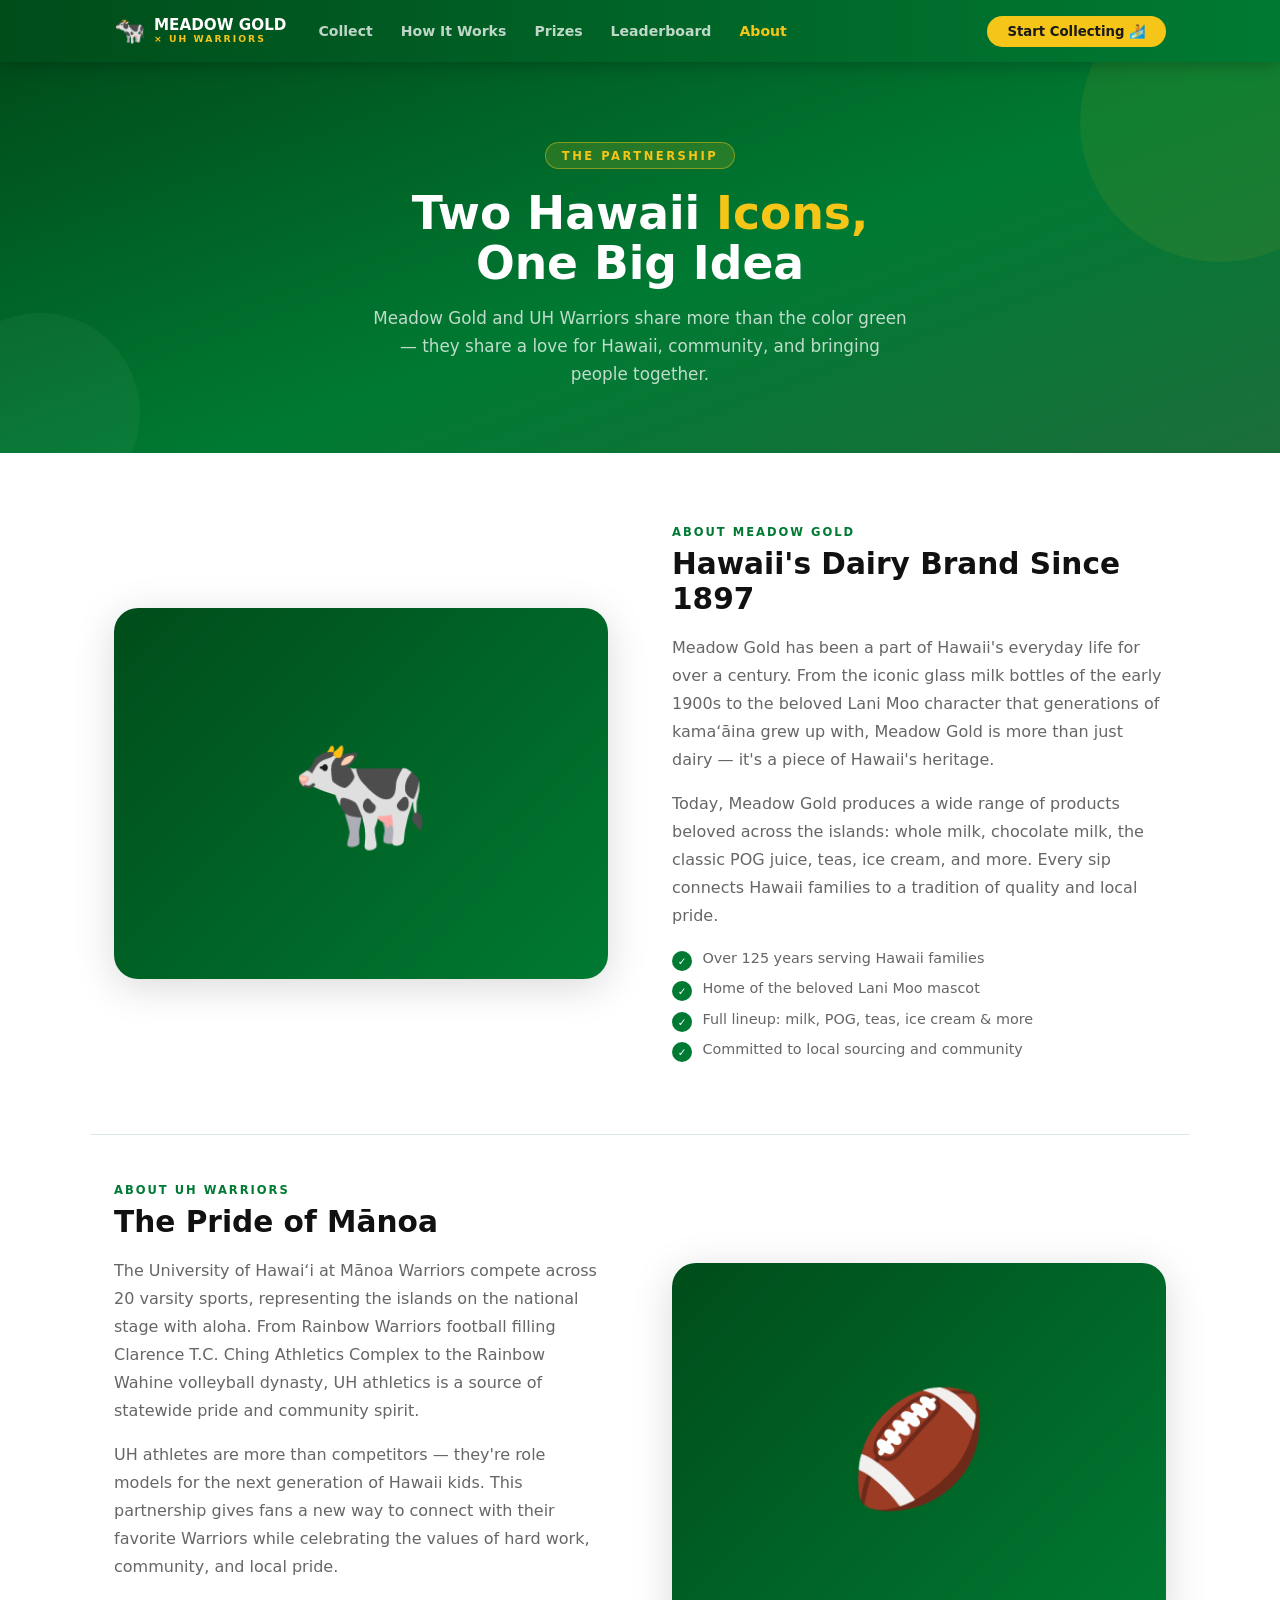
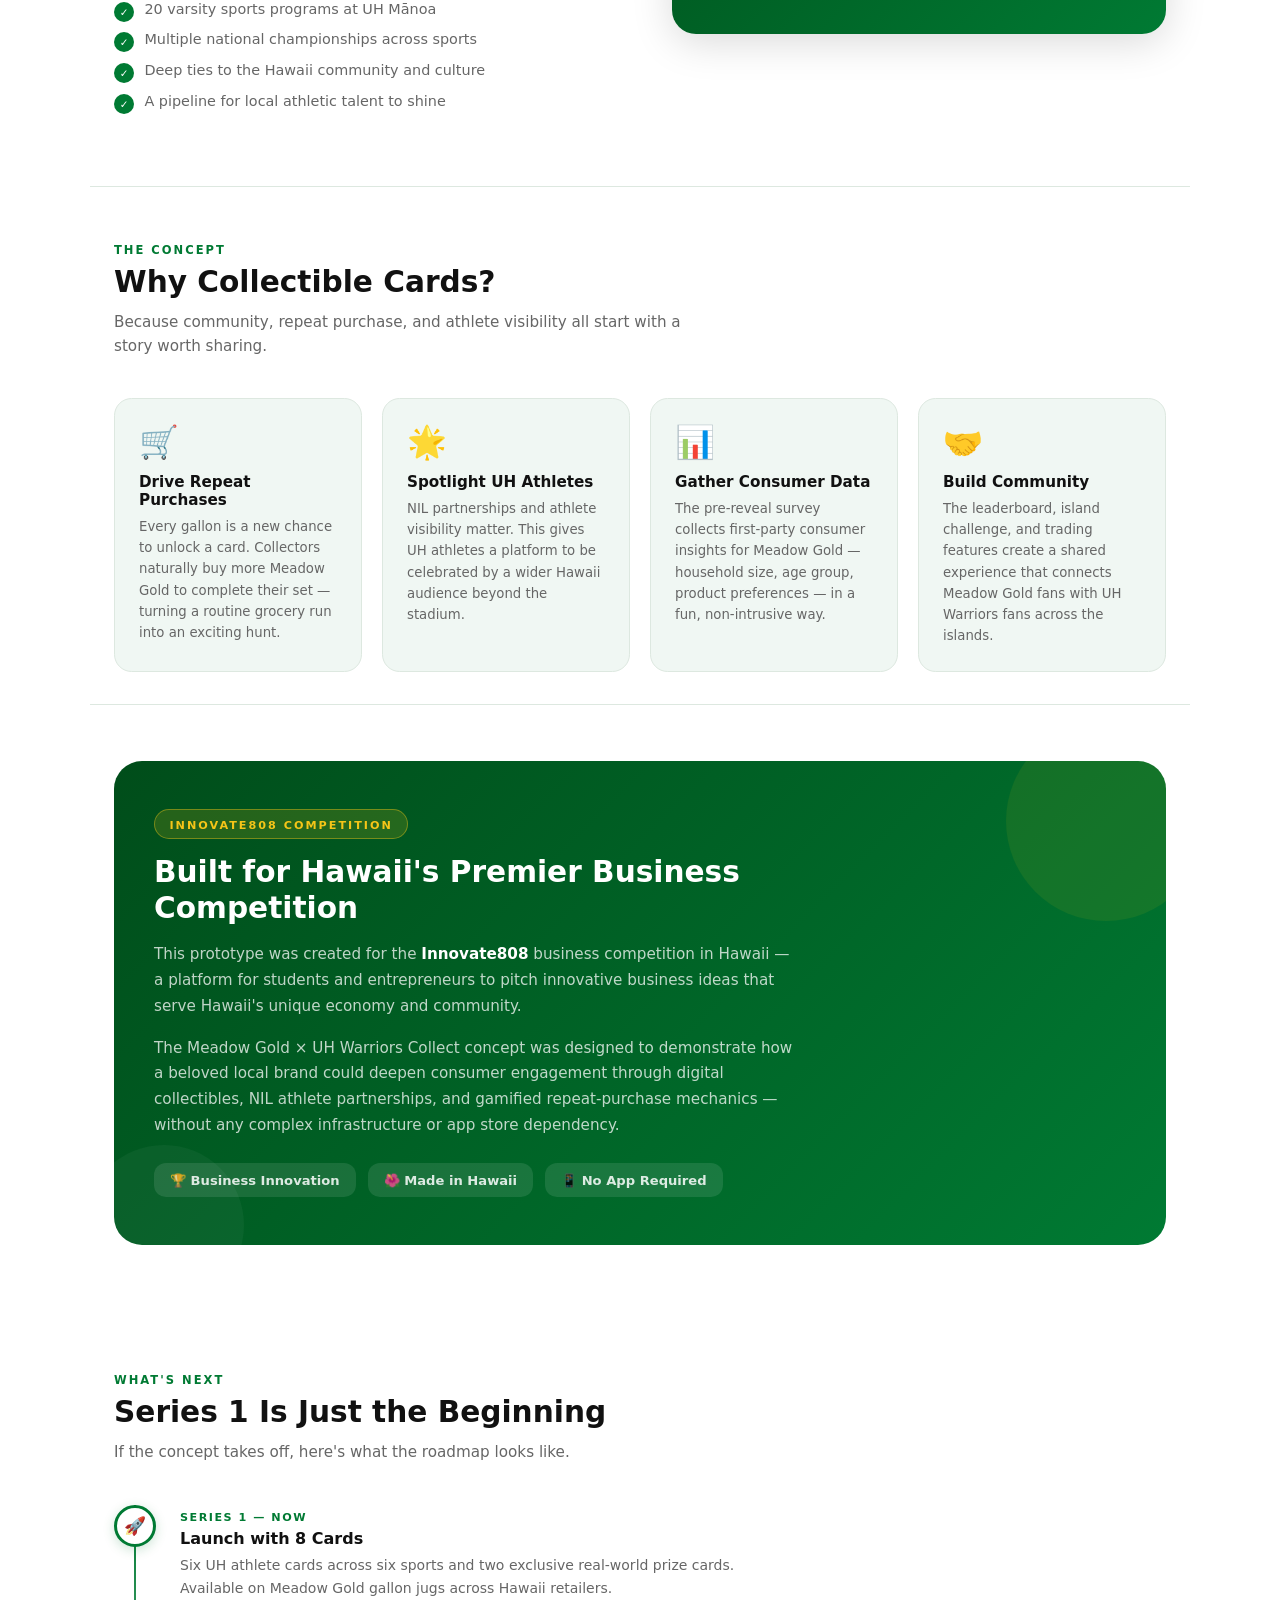
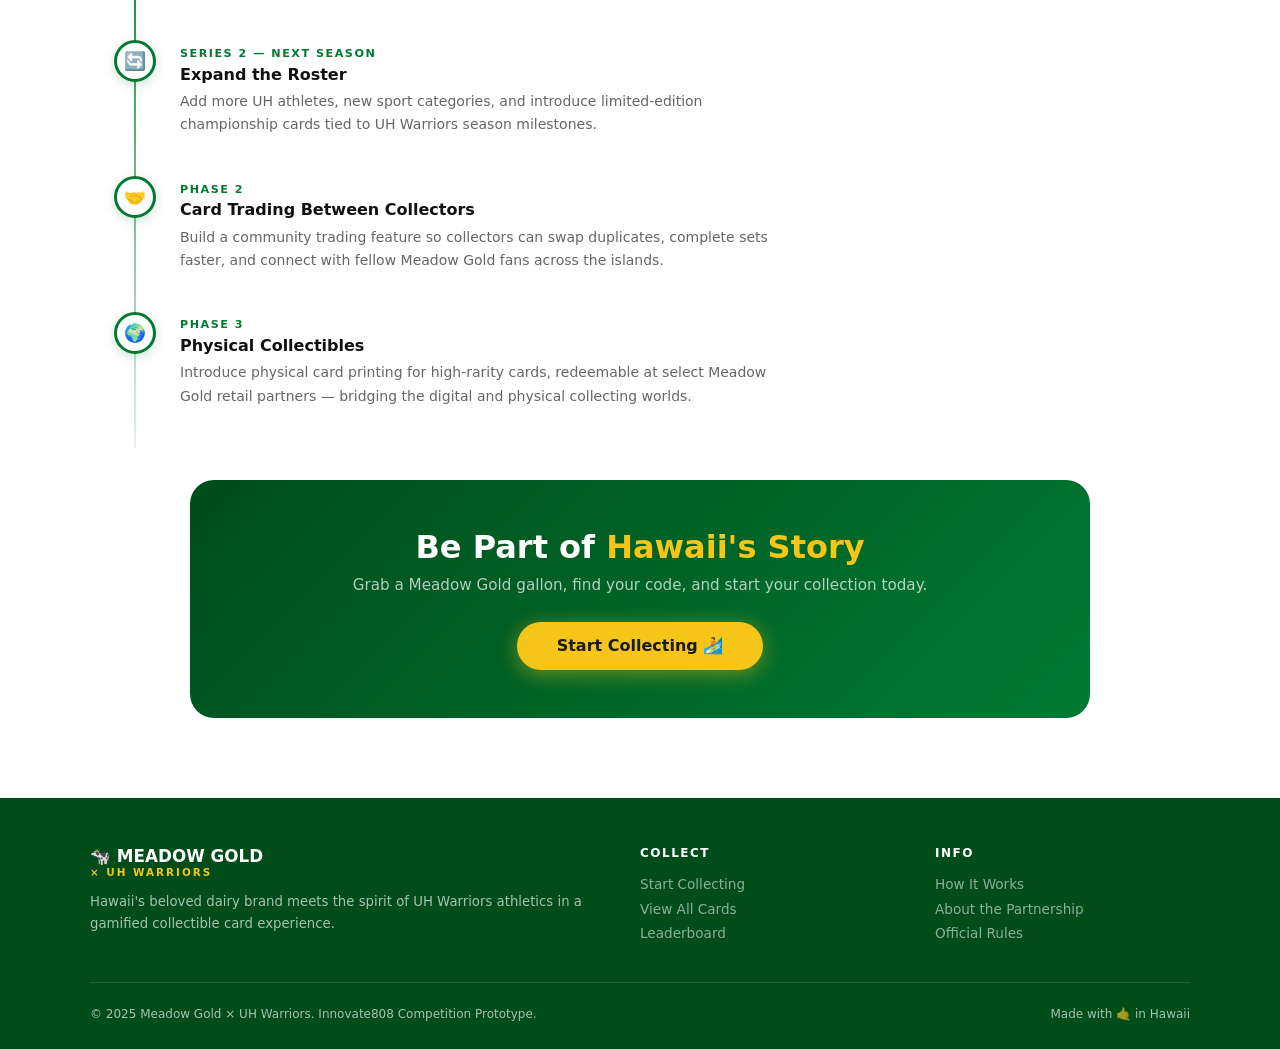
<file: about.html>
<!DOCTYPE html>
<html lang="en">
<head>
  <meta charset="UTF-8"/>
  <meta name="viewport" content="width=device-width, initial-scale=1.0"/>
  <title>About — Meadow Gold × UH Warriors</title>
  <link rel="stylesheet" href="css/styles.css"/>
  <style>
    .about-section {
      padding: 4.5rem 1.5rem;
      max-width: 1100px;
      margin: 0 auto;
    }

    .timeline {
      display: flex;
      flex-direction: column;
      gap: 0;
      position: relative;
      max-width: 680px;
    }

    .timeline::before {
      content: '';
      position: absolute;
      left: 20px;
      top: 0; bottom: 0;
      width: 2px;
      background: linear-gradient(180deg, var(--green), rgba(0,122,51,0.1));
    }

    .timeline-item {
      display: flex;
      gap: 1.5rem;
      align-items: flex-start;
      padding-bottom: 2.5rem;
    }

    .tl-dot {
      width: 42px;
      height: 42px;
      background: white;
      border: 3px solid var(--green);
      border-radius: 50%;
      display: flex;
      align-items: center;
      justify-content: center;
      font-size: 1.1rem;
      flex-shrink: 0;
      box-shadow: 0 3px 12px rgba(0,122,51,0.2);
      z-index: 1;
    }

    .tl-content {
      padding-top: 0.4rem;
    }

    .tl-year {
      font-size: 0.7rem;
      font-weight: 800;
      letter-spacing: 1.5px;
      color: var(--green);
      margin-bottom: 0.3rem;
    }

    .tl-title {
      font-weight: 900;
      font-size: 1rem;
      color: var(--text);
      margin-bottom: 0.4rem;
    }

    .tl-desc {
      color: var(--muted);
      font-size: 0.875rem;
      line-height: 1.65;
    }

    .team-grid {
      display: grid;
      grid-template-columns: repeat(auto-fill, minmax(240px, 1fr));
      gap: 1.5rem;
    }

    .team-card {
      background: white;
      border: 1px solid var(--border);
      border-radius: 1.25rem;
      padding: 1.75rem 1.5rem;
      text-align: center;
      box-shadow: 0 4px 20px rgba(0,100,40,0.07);
      transition: transform 0.2s, box-shadow 0.2s;
    }

    .team-card:hover {
      transform: translateY(-4px);
      box-shadow: 0 10px 32px rgba(0,100,40,0.13);
    }

    .team-avatar {
      width: 64px;
      height: 64px;
      border-radius: 50%;
      margin: 0 auto 1rem;
      display: flex;
      align-items: center;
      justify-content: center;
      font-size: 2rem;
    }

    .team-name  { font-weight: 800; font-size: 0.95rem; color: var(--text); margin-bottom: 0.2rem; }
    .team-role  { font-size: 0.75rem; font-weight: 700; color: var(--green); letter-spacing: 1px; margin-bottom: 0.5rem; }
    .team-desc  { font-size: 0.82rem; color: var(--muted); line-height: 1.55; }

    .value-grid {
      display: grid;
      grid-template-columns: repeat(auto-fill, minmax(220px, 1fr));
      gap: 1.25rem;
    }

    .value-card {
      background: var(--light-green);
      border: 1px solid var(--border);
      border-radius: 1.1rem;
      padding: 1.5rem;
    }

    .value-icon  { font-size: 2rem; margin-bottom: 0.75rem; display: block; }
    .value-title { font-weight: 800; font-size: 0.95rem; color: var(--text); margin-bottom: 0.4rem; }
    .value-desc  { font-size: 0.83rem; color: var(--muted); line-height: 1.6; }

    @media (max-width: 768px) {
      .about-grid { grid-template-columns: 1fr !important; }
    }
  </style>
</head>
<body>

<!-- NAV -->
<nav class="site-nav">
  <div class="nav-inner">
    <a href="index.html" class="nav-brand">
      <span class="nav-emoji">🐄</span>
      <div class="nav-brand-text">
        <div class="brand-name">MEADOW GOLD</div>
        <div class="brand-sub">× UH WARRIORS</div>
      </div>
    </a>
    <button class="nav-toggle" onclick="document.getElementById('nav-menu').classList.toggle('open')" aria-label="Menu">
      <svg width="22" height="22" viewBox="0 0 24 24" fill="none" stroke="white" stroke-width="2.5" stroke-linecap="round">
        <line x1="3" y1="6" x2="21" y2="6"/>
        <line x1="3" y1="12" x2="21" y2="12"/>
        <line x1="3" y1="18" x2="21" y2="18"/>
      </svg>
    </button>
    <div class="nav-links" id="nav-menu">
      <a href="index.html">Collect</a>
      <a href="how-it-works.html">How It Works</a>
      <a href="prizes.html">Prizes</a>
      <a href="leaderboard.html">Leaderboard</a>
      <a href="about.html" class="active">About</a>
    </div>
    <a href="index.html" class="nav-cta">Start Collecting 🏄</a>
  </div>
</nav>

<!-- HERO -->
<section class="page-hero">
  <div class="eyebrow">THE PARTNERSHIP</div>
  <h1>Two Hawaii <span>Icons,</span><br/>One Big Idea</h1>
  <p>Meadow Gold and UH Warriors share more than the color green — they share a love for Hawaii, community, and bringing people together.</p>
</section>

<!-- PARTNERSHIP STORY -->
<div class="about-section">
  <div style="display: grid; grid-template-columns: 1fr 1fr; gap: 4rem; align-items: center;" class="about-grid">
    <div class="about-img-block">🐄</div>
    <div class="about-text">
      <div class="section-label">ABOUT MEADOW GOLD</div>
      <h2>Hawaii's Dairy Brand Since 1897</h2>
      <p>Meadow Gold has been a part of Hawaii's everyday life for over a century. From the iconic glass milk bottles of the early 1900s to the beloved Lani Moo character that generations of kamaʻāina grew up with, Meadow Gold is more than just dairy — it's a piece of Hawaii's heritage.</p>
      <p>Today, Meadow Gold produces a wide range of products beloved across the islands: whole milk, chocolate milk, the classic POG juice, teas, ice cream, and more. Every sip connects Hawaii families to a tradition of quality and local pride.</p>
      <ul class="highlight-list">
        <li>Over 125 years serving Hawaii families</li>
        <li>Home of the beloved Lani Moo mascot</li>
        <li>Full lineup: milk, POG, teas, ice cream & more</li>
        <li>Committed to local sourcing and community</li>
      </ul>
    </div>
  </div>
</div>

<hr class="section-divider"/>

<div class="about-section" style="padding-top: 3rem;">
  <div style="display: grid; grid-template-columns: 1fr 1fr; gap: 4rem; align-items: center; direction: rtl;" class="about-grid">
    <div class="about-img-block" style="direction: ltr;">🏈</div>
    <div class="about-text" style="direction: ltr;">
      <div class="section-label">ABOUT UH WARRIORS</div>
      <h2>The Pride of Mānoa</h2>
      <p>The University of Hawaiʻi at Mānoa Warriors compete across 20 varsity sports, representing the islands on the national stage with aloha. From Rainbow Warriors football filling Clarence T.C. Ching Athletics Complex to the Rainbow Wahine volleyball dynasty, UH athletics is a source of statewide pride and community spirit.</p>
      <p>UH athletes are more than competitors — they're role models for the next generation of Hawaii kids. This partnership gives fans a new way to connect with their favorite Warriors while celebrating the values of hard work, community, and local pride.</p>
      <ul class="highlight-list">
        <li>20 varsity sports programs at UH Mānoa</li>
        <li>Multiple national championships across sports</li>
        <li>Deep ties to the Hawaii community and culture</li>
        <li>A pipeline for local athletic talent to shine</li>
      </ul>
    </div>
  </div>
</div>

<hr class="section-divider"/>

<!-- THE IDEA -->
<div class="about-section" style="padding-top: 3.5rem; padding-bottom: 2rem;">
  <div style="max-width: 700px;">
    <div class="section-label">THE CONCEPT</div>
    <h2 class="section-title">Why Collectible Cards?</h2>
    <p class="section-sub">Because community, repeat purchase, and athlete visibility all start with a story worth sharing.</p>
  </div>

  <div class="value-grid">
    <div class="value-card">
      <span class="value-icon">🛒</span>
      <div class="value-title">Drive Repeat Purchases</div>
      <p class="value-desc">Every gallon is a new chance to unlock a card. Collectors naturally buy more Meadow Gold to complete their set — turning a routine grocery run into an exciting hunt.</p>
    </div>
    <div class="value-card">
      <span class="value-icon">🌟</span>
      <div class="value-title">Spotlight UH Athletes</div>
      <p class="value-desc">NIL partnerships and athlete visibility matter. This gives UH athletes a platform to be celebrated by a wider Hawaii audience beyond the stadium.</p>
    </div>
    <div class="value-card">
      <span class="value-icon">📊</span>
      <div class="value-title">Gather Consumer Data</div>
      <p class="value-desc">The pre-reveal survey collects first-party consumer insights for Meadow Gold — household size, age group, product preferences — in a fun, non-intrusive way.</p>
    </div>
    <div class="value-card">
      <span class="value-icon">🤝</span>
      <div class="value-title">Build Community</div>
      <p class="value-desc">The leaderboard, island challenge, and trading features create a shared experience that connects Meadow Gold fans with UH Warriors fans across the islands.</p>
    </div>
  </div>
</div>

<hr class="section-divider"/>

<!-- INNOVATE808 -->
<div class="about-section" style="padding-top: 3.5rem;">
  <div style="background: linear-gradient(135deg, #004d1a, #007A33); border-radius: 1.75rem; padding: 3rem 2.5rem; color: white; position: relative; overflow: hidden;">
    <div style="position: absolute; top: -40px; right: -40px; width: 200px; height: 200px; border-radius: 50%; background: rgba(245,197,24,0.08);"></div>
    <div style="position: absolute; bottom: -60px; left: -30px; width: 160px; height: 160px; border-radius: 50%; background: rgba(255,255,255,0.04);"></div>
    <div style="position: relative; max-width: 640px;">
      <div style="background: rgba(245,197,24,0.15); border: 1px solid rgba(245,197,24,0.4); border-radius: 2rem; padding: 0.3rem 0.9rem; display: inline-block; margin-bottom: 1rem;">
        <span style="color: #F5C518; font-size: 0.7rem; font-weight: 800; letter-spacing: 2px;">INNOVATE808 COMPETITION</span>
      </div>
      <h2 style="font-size: 1.85rem; font-weight: 900; line-height: 1.2; margin-bottom: 1rem;">Built for Hawaii's Premier Business Competition</h2>
      <p style="color: rgba(255,255,255,0.75); font-size: 0.95rem; line-height: 1.7; margin-bottom: 1rem;">
        This prototype was created for the <strong style="color: white;">Innovate808</strong> business competition in Hawaii — a platform for students and entrepreneurs to pitch innovative business ideas that serve Hawaii's unique economy and community.
      </p>
      <p style="color: rgba(255,255,255,0.75); font-size: 0.95rem; line-height: 1.7; margin-bottom: 1.5rem;">
        The Meadow Gold × UH Warriors Collect concept was designed to demonstrate how a beloved local brand could deepen consumer engagement through digital collectibles, NIL athlete partnerships, and gamified repeat-purchase mechanics — without any complex infrastructure or app store dependency.
      </p>
      <div style="display: flex; gap: 0.75rem; flex-wrap: wrap;">
        <div style="background: rgba(255,255,255,0.1); border-radius: 0.75rem; padding: 0.6rem 1rem; font-size: 0.82rem; font-weight: 700; color: rgba(255,255,255,0.85);">🏆 Business Innovation</div>
        <div style="background: rgba(255,255,255,0.1); border-radius: 0.75rem; padding: 0.6rem 1rem; font-size: 0.82rem; font-weight: 700; color: rgba(255,255,255,0.85);">🌺 Made in Hawaii</div>
        <div style="background: rgba(255,255,255,0.1); border-radius: 0.75rem; padding: 0.6rem 1rem; font-size: 0.82rem; font-weight: 700; color: rgba(255,255,255,0.85);">📱 No App Required</div>
      </div>
    </div>
  </div>
</div>

<!-- ROADMAP -->
<div class="about-section" style="padding-top: 3.5rem; padding-bottom: 2rem;">
  <div class="section-label">WHAT'S NEXT</div>
  <h2 class="section-title">Series 1 Is Just the Beginning</h2>
  <p class="section-sub">If the concept takes off, here's what the roadmap looks like.</p>

  <div class="timeline">

    <div class="timeline-item">
      <div class="tl-dot">🚀</div>
      <div class="tl-content">
        <div class="tl-year">SERIES 1 — NOW</div>
        <div class="tl-title">Launch with 8 Cards</div>
        <p class="tl-desc">Six UH athlete cards across six sports and two exclusive real-world prize cards. Available on Meadow Gold gallon jugs across Hawaii retailers.</p>
      </div>
    </div>

    <div class="timeline-item">
      <div class="tl-dot">🔄</div>
      <div class="tl-content">
        <div class="tl-year">SERIES 2 — NEXT SEASON</div>
        <div class="tl-title">Expand the Roster</div>
        <p class="tl-desc">Add more UH athletes, new sport categories, and introduce limited-edition championship cards tied to UH Warriors season milestones.</p>
      </div>
    </div>

    <div class="timeline-item">
      <div class="tl-dot">🤝</div>
      <div class="tl-content">
        <div class="tl-year">PHASE 2</div>
        <div class="tl-title">Card Trading Between Collectors</div>
        <p class="tl-desc">Build a community trading feature so collectors can swap duplicates, complete sets faster, and connect with fellow Meadow Gold fans across the islands.</p>
      </div>
    </div>

    <div class="timeline-item">
      <div class="tl-dot">🌍</div>
      <div class="tl-content">
        <div class="tl-year">PHASE 3</div>
        <div class="tl-title">Physical Collectibles</div>
        <p class="tl-desc">Introduce physical card printing for high-rarity cards, redeemable at select Meadow Gold retail partners — bridging the digital and physical collecting worlds.</p>
      </div>
    </div>

  </div>
</div>

<!-- CTA -->
<div class="cta-banner">
  <h2>Be Part of <span>Hawaii's Story</span></h2>
  <p>Grab a Meadow Gold gallon, find your code, and start your collection today.</p>
  <a href="index.html" class="btn-primary">Start Collecting 🏄</a>
</div>

<!-- FOOTER -->
<footer class="site-footer">
  <div class="footer-inner">
    <div class="footer-brand">
      <div class="f-brand-name">🐄 MEADOW GOLD</div>
      <div class="f-brand-sub">× UH WARRIORS</div>
      <p>Hawaii's beloved dairy brand meets the spirit of UH Warriors athletics in a gamified collectible card experience.</p>
    </div>
    <div class="footer-col">
      <h4>COLLECT</h4>
      <a href="index.html">Start Collecting</a>
      <a href="prizes.html">View All Cards</a>
      <a href="leaderboard.html">Leaderboard</a>
    </div>
    <div class="footer-col">
      <h4>INFO</h4>
      <a href="how-it-works.html">How It Works</a>
      <a href="about.html">About the Partnership</a>
      <a href="#">Official Rules</a>
    </div>
  </div>
  <div class="footer-bottom">
    <span>© 2025 Meadow Gold × UH Warriors. Innovate808 Competition Prototype.</span>
    <span>Made with 🤙 in Hawaii</span>
  </div>
</footer>

</body>
</html>
</file>
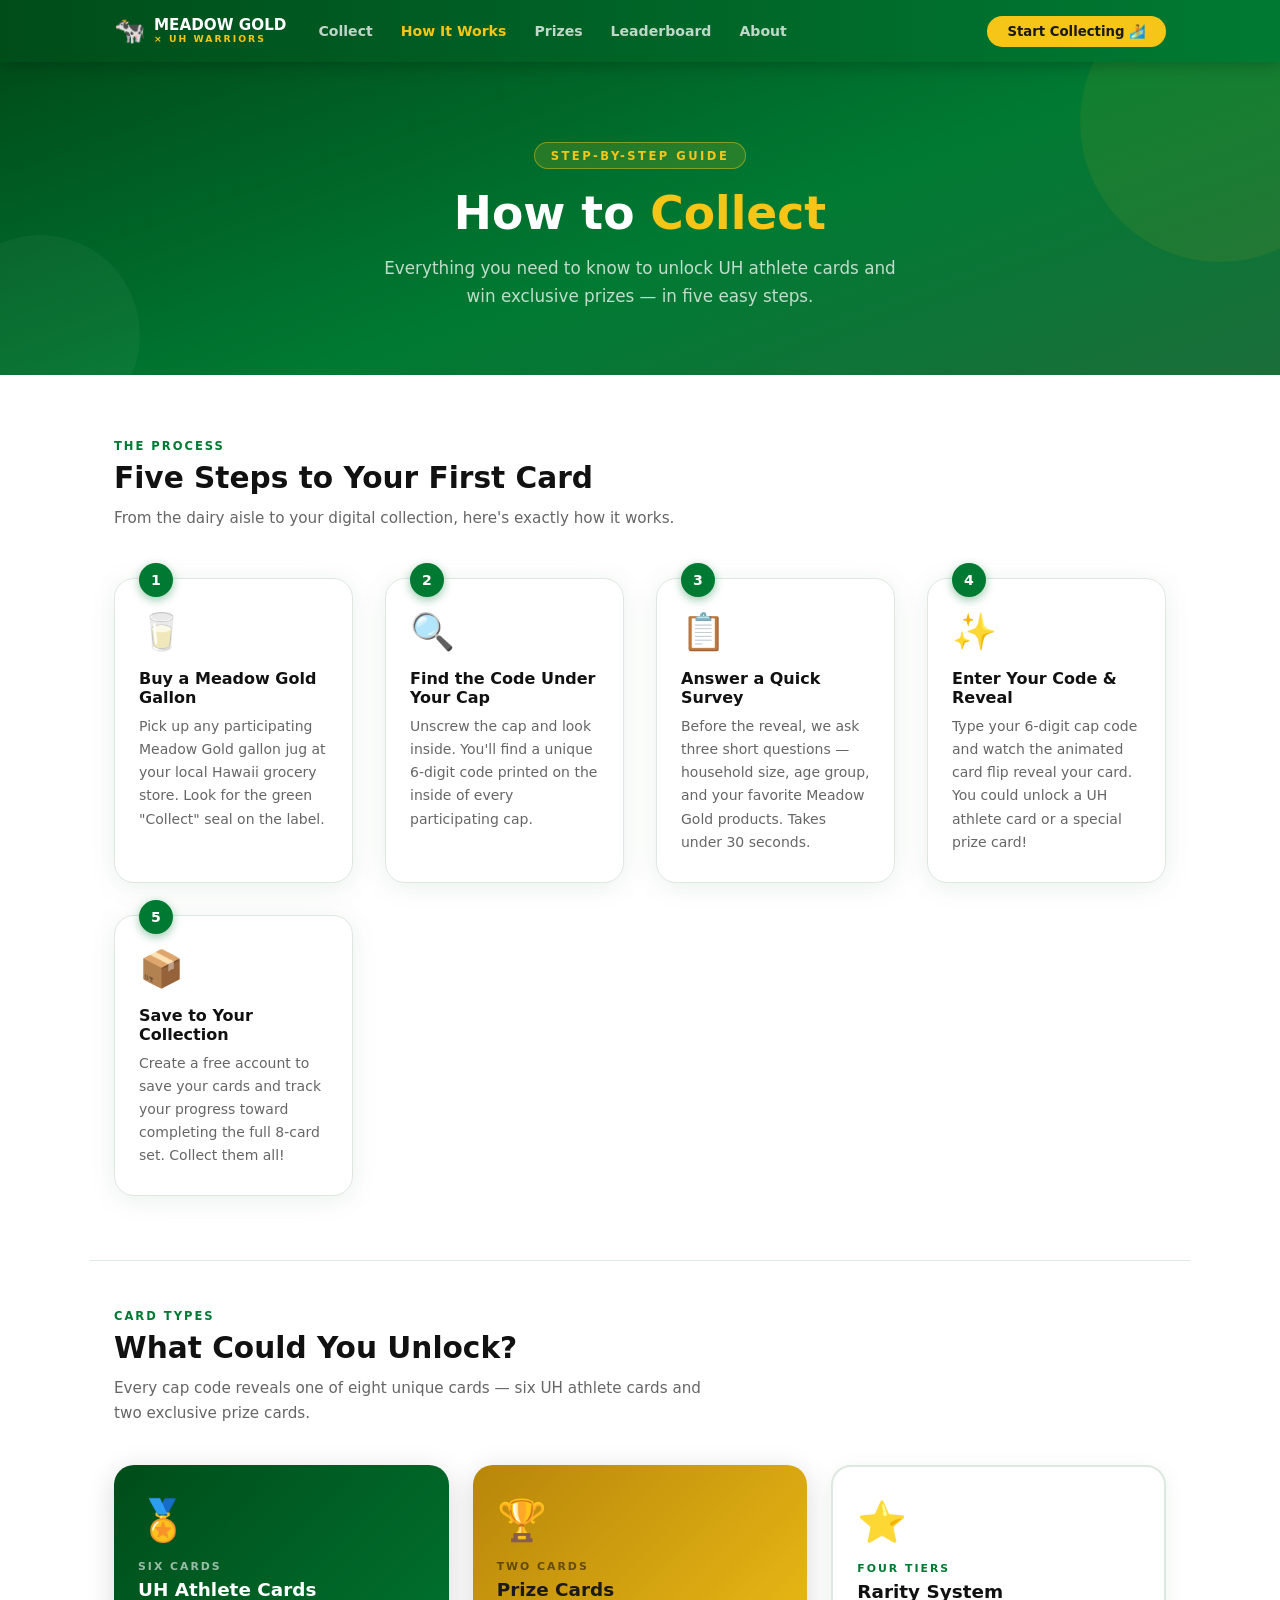
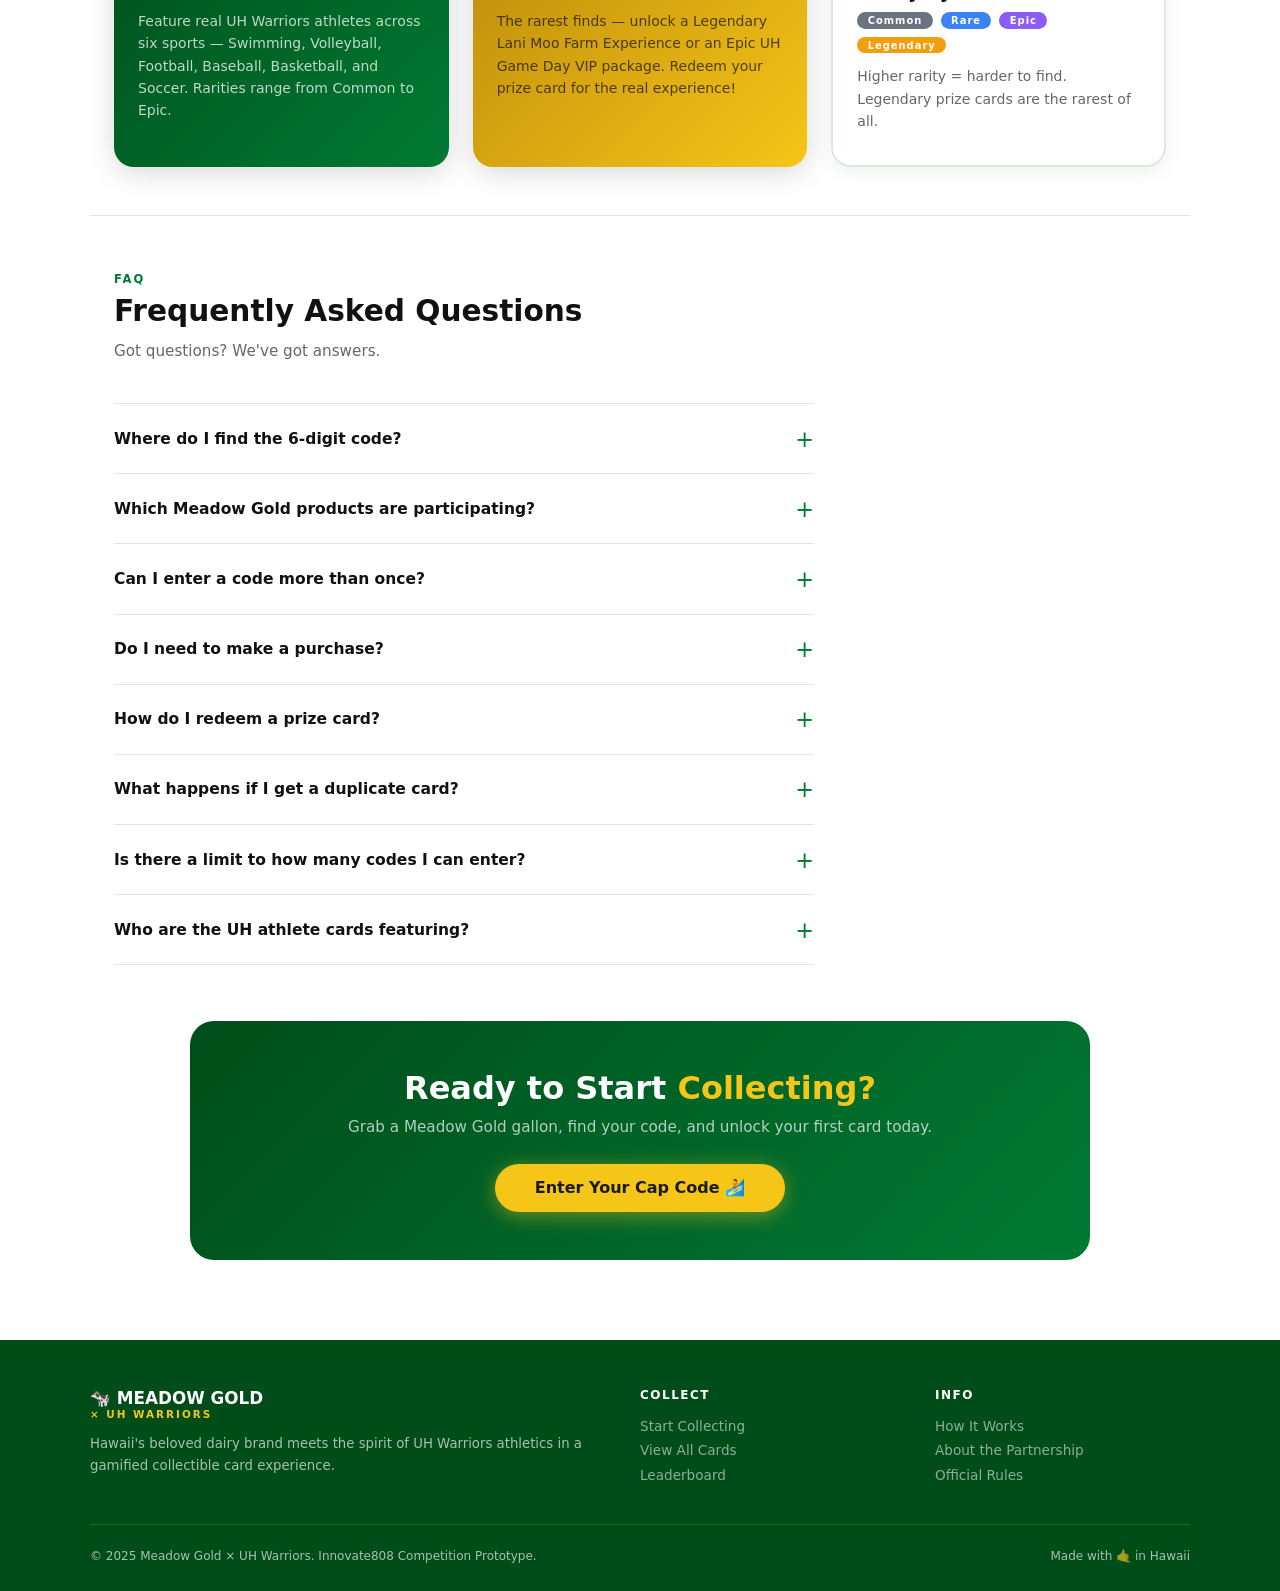
<file: how-it-works.html>
<!DOCTYPE html>
<html lang="en">
<head>
  <meta charset="UTF-8"/>
  <meta name="viewport" content="width=device-width, initial-scale=1.0"/>
  <title>How It Works — Meadow Gold × UH Warriors</title>
  <link rel="stylesheet" href="css/styles.css"/>
</head>
<body>

<!-- NAV -->
<nav class="site-nav">
  <div class="nav-inner">
    <a href="index.html" class="nav-brand">
      <span class="nav-emoji">🐄</span>
      <div class="nav-brand-text">
        <div class="brand-name">MEADOW GOLD</div>
        <div class="brand-sub">× UH WARRIORS</div>
      </div>
    </a>
    <button class="nav-toggle" onclick="document.getElementById('nav-menu').classList.toggle('open')" aria-label="Menu">
      <svg width="22" height="22" viewBox="0 0 24 24" fill="none" stroke="white" stroke-width="2.5" stroke-linecap="round">
        <line x1="3" y1="6" x2="21" y2="6"/>
        <line x1="3" y1="12" x2="21" y2="12"/>
        <line x1="3" y1="18" x2="21" y2="18"/>
      </svg>
    </button>
    <div class="nav-links" id="nav-menu">
      <a href="index.html">Collect</a>
      <a href="how-it-works.html" class="active">How It Works</a>
      <a href="prizes.html">Prizes</a>
      <a href="leaderboard.html">Leaderboard</a>
      <a href="about.html">About</a>
    </div>
    <a href="index.html" class="nav-cta">Start Collecting 🏄</a>
  </div>
</nav>

<!-- HERO -->
<section class="page-hero">
  <div class="eyebrow">STEP-BY-STEP GUIDE</div>
  <h1>How to <span>Collect</span></h1>
  <p>Everything you need to know to unlock UH athlete cards and win exclusive prizes — in five easy steps.</p>
</section>

<!-- STEPS -->
<div class="section">
  <div class="section-label">THE PROCESS</div>
  <h2 class="section-title">Five Steps to Your First Card</h2>
  <p class="section-sub">From the dairy aisle to your digital collection, here's exactly how it works.</p>

  <div class="steps-grid">

    <div class="step-card">
      <span class="step-icon">🥛</span>
      <div class="step-title">Buy a Meadow Gold Gallon</div>
      <p class="step-desc">Pick up any participating Meadow Gold gallon jug at your local Hawaii grocery store. Look for the green "Collect" seal on the label.</p>
    </div>

    <div class="step-card">
      <span class="step-icon">🔍</span>
      <div class="step-title">Find the Code Under Your Cap</div>
      <p class="step-desc">Unscrew the cap and look inside. You'll find a unique 6-digit code printed on the inside of every participating cap.</p>
    </div>

    <div class="step-card">
      <span class="step-icon">📋</span>
      <div class="step-title">Answer a Quick Survey</div>
      <p class="step-desc">Before the reveal, we ask three short questions — household size, age group, and your favorite Meadow Gold products. Takes under 30 seconds.</p>
    </div>

    <div class="step-card">
      <span class="step-icon">✨</span>
      <div class="step-title">Enter Your Code &amp; Reveal</div>
      <p class="step-desc">Type your 6-digit cap code and watch the animated card flip reveal your card. You could unlock a UH athlete card or a special prize card!</p>
    </div>

    <div class="step-card">
      <span class="step-icon">📦</span>
      <div class="step-title">Save to Your Collection</div>
      <p class="step-desc">Create a free account to save your cards and track your progress toward completing the full 8-card set. Collect them all!</p>
    </div>

  </div>
</div>

<hr class="section-divider"/>

<!-- WHAT'S IN A PACK -->
<div class="section" style="padding-top: 3rem; padding-bottom: 3rem;">
  <div class="section-label">CARD TYPES</div>
  <h2 class="section-title">What Could You Unlock?</h2>
  <p class="section-sub">Every cap code reveals one of eight unique cards — six UH athlete cards and two exclusive prize cards.</p>

  <div style="display: grid; grid-template-columns: repeat(auto-fill, minmax(260px, 1fr)); gap: 1.5rem; margin-top: 2rem;">

    <div style="background: linear-gradient(135deg, #004d1a, #007A33); border-radius: 1.25rem; padding: 2rem 1.5rem; color: white; box-shadow: 0 6px 28px rgba(0,0,0,0.15);">
      <div style="font-size: 2.5rem; margin-bottom: 1rem;">🏅</div>
      <div style="font-size: 0.68rem; font-weight: 800; letter-spacing: 2px; color: rgba(255,255,255,0.6); margin-bottom: 0.4rem;">SIX CARDS</div>
      <h3 style="font-size: 1.15rem; font-weight: 900; margin-bottom: 0.6rem;">UH Athlete Cards</h3>
      <p style="font-size: 0.875rem; color: rgba(255,255,255,0.75); line-height: 1.6;">Feature real UH Warriors athletes across six sports — Swimming, Volleyball, Football, Baseball, Basketball, and Soccer. Rarities range from Common to Epic.</p>
    </div>

    <div style="background: linear-gradient(135deg, #b8860a, #F5C518); border-radius: 1.25rem; padding: 2rem 1.5rem; color: #1a1a1a; box-shadow: 0 6px 28px rgba(0,0,0,0.15);">
      <div style="font-size: 2.5rem; margin-bottom: 1rem;">🏆</div>
      <div style="font-size: 0.68rem; font-weight: 800; letter-spacing: 2px; color: rgba(0,0,0,0.5); margin-bottom: 0.4rem;">TWO CARDS</div>
      <h3 style="font-size: 1.15rem; font-weight: 900; margin-bottom: 0.6rem;">Prize Cards</h3>
      <p style="font-size: 0.875rem; color: rgba(0,0,0,0.65); line-height: 1.6;">The rarest finds — unlock a Legendary Lani Moo Farm Experience or an Epic UH Game Day VIP package. Redeem your prize card for the real experience!</p>
    </div>

    <div style="background: white; border: 2px solid #dde8e0; border-radius: 1.25rem; padding: 2rem 1.5rem; box-shadow: 0 4px 20px rgba(0,100,40,0.08);">
      <div style="font-size: 2.5rem; margin-bottom: 1rem;">⭐</div>
      <div style="font-size: 0.68rem; font-weight: 800; letter-spacing: 2px; color: #007A33; margin-bottom: 0.4rem;">FOUR TIERS</div>
      <h3 style="font-size: 1.15rem; font-weight: 900; margin-bottom: 0.6rem;">Rarity System</h3>
      <div style="display: flex; flex-wrap: wrap; gap: 0.5rem; margin-top: 0.5rem;">
        <span class="badge badge-Common">Common</span>
        <span class="badge badge-Rare">Rare</span>
        <span class="badge badge-Epic">Epic</span>
        <span class="badge badge-Legendary">Legendary</span>
      </div>
      <p style="font-size: 0.875rem; color: #666; line-height: 1.6; margin-top: 0.75rem;">Higher rarity = harder to find. Legendary prize cards are the rarest of all.</p>
    </div>

  </div>
</div>

<hr class="section-divider"/>

<!-- FAQ -->
<div class="section" style="padding-top: 3.5rem; padding-bottom: 3.5rem;">
  <div class="section-label">FAQ</div>
  <h2 class="section-title">Frequently Asked Questions</h2>
  <p class="section-sub">Got questions? We've got answers.</p>

  <div class="faq-list">

    <details class="faq-item">
      <summary class="faq-q">Where do I find the 6-digit code?</summary>
      <p class="faq-a">The unique 6-digit code is printed on the inside surface of the cap on participating Meadow Gold gallon jugs. Unscrew the cap completely and look at the underside — you'll see the code stamped near the center.</p>
    </details>

    <details class="faq-item">
      <summary class="faq-q">Which Meadow Gold products are participating?</summary>
      <p class="faq-a">Currently, the promotion runs on Meadow Gold gallon jugs including whole milk, 2% milk, and chocolate milk sold at participating Hawaii retailers. Look for the green "Collect" promotional seal on the label to confirm the jug is participating.</p>
    </details>

    <details class="faq-item">
      <summary class="faq-q">Can I enter a code more than once?</summary>
      <p class="faq-a">Each 6-digit code is unique and can only be used one time. Once a code has been redeemed, it won't work again. But you can enter as many different codes as you collect — one per gallon!</p>
    </details>

    <details class="faq-item">
      <summary class="faq-q">Do I need to make a purchase?</summary>
      <p class="faq-a">No purchase is necessary to participate. Please see the official rules for details on how to obtain a code without purchase.</p>
    </details>

    <details class="faq-item">
      <summary class="faq-q">How do I redeem a prize card?</summary>
      <p class="faq-a">If you unlock a prize card, it will appear in your collection marked with a special prize badge. Follow the redemption instructions sent to your registered email after saving the card to your account. Prizes must be redeemed within 90 days of unlocking.</p>
    </details>

    <details class="faq-item">
      <summary class="faq-q">What happens if I get a duplicate card?</summary>
      <p class="faq-a">Duplicate cards still add to your collection count but won't overwrite an existing card. In a future update, we plan to add a card-trading feature so you can swap duplicates with other collectors in the community.</p>
    </details>

    <details class="faq-item">
      <summary class="faq-q">Is there a limit to how many codes I can enter?</summary>
      <p class="faq-a">There is no limit — enter as many codes as you collect. The more gallons you buy, the better your chances of completing the full 8-card set and finding a rare prize card!</p>
    </details>

    <details class="faq-item">
      <summary class="faq-q">Who are the UH athlete cards featuring?</summary>
      <p class="faq-a">The first series features UH Warriors athletes across Swimming, Volleyball, Football, Baseball, Women's Basketball, and Women's Soccer. Additional athletes will be added in future series as the program expands.</p>
    </details>

  </div>
</div>

<!-- CTA -->
<div class="cta-banner">
  <h2>Ready to Start <span>Collecting?</span></h2>
  <p>Grab a Meadow Gold gallon, find your code, and unlock your first card today.</p>
  <a href="index.html" class="btn-primary">Enter Your Cap Code 🏄</a>
</div>

<!-- FOOTER -->
<footer class="site-footer">
  <div class="footer-inner">
    <div class="footer-brand">
      <div class="f-brand-name">🐄 MEADOW GOLD</div>
      <div class="f-brand-sub">× UH WARRIORS</div>
      <p>Hawaii's beloved dairy brand meets the spirit of UH Warriors athletics in a gamified collectible card experience.</p>
    </div>
    <div class="footer-col">
      <h4>COLLECT</h4>
      <a href="index.html">Start Collecting</a>
      <a href="prizes.html">View All Cards</a>
      <a href="leaderboard.html">Leaderboard</a>
    </div>
    <div class="footer-col">
      <h4>INFO</h4>
      <a href="how-it-works.html">How It Works</a>
      <a href="about.html">About the Partnership</a>
      <a href="#">Official Rules</a>
    </div>
  </div>
  <div class="footer-bottom">
    <span>© 2025 Meadow Gold × UH Warriors. Innovate808 Competition Prototype.</span>
    <span>Made with 🤙 in Hawaii</span>
  </div>
</footer>

</body>
</html>
</file>
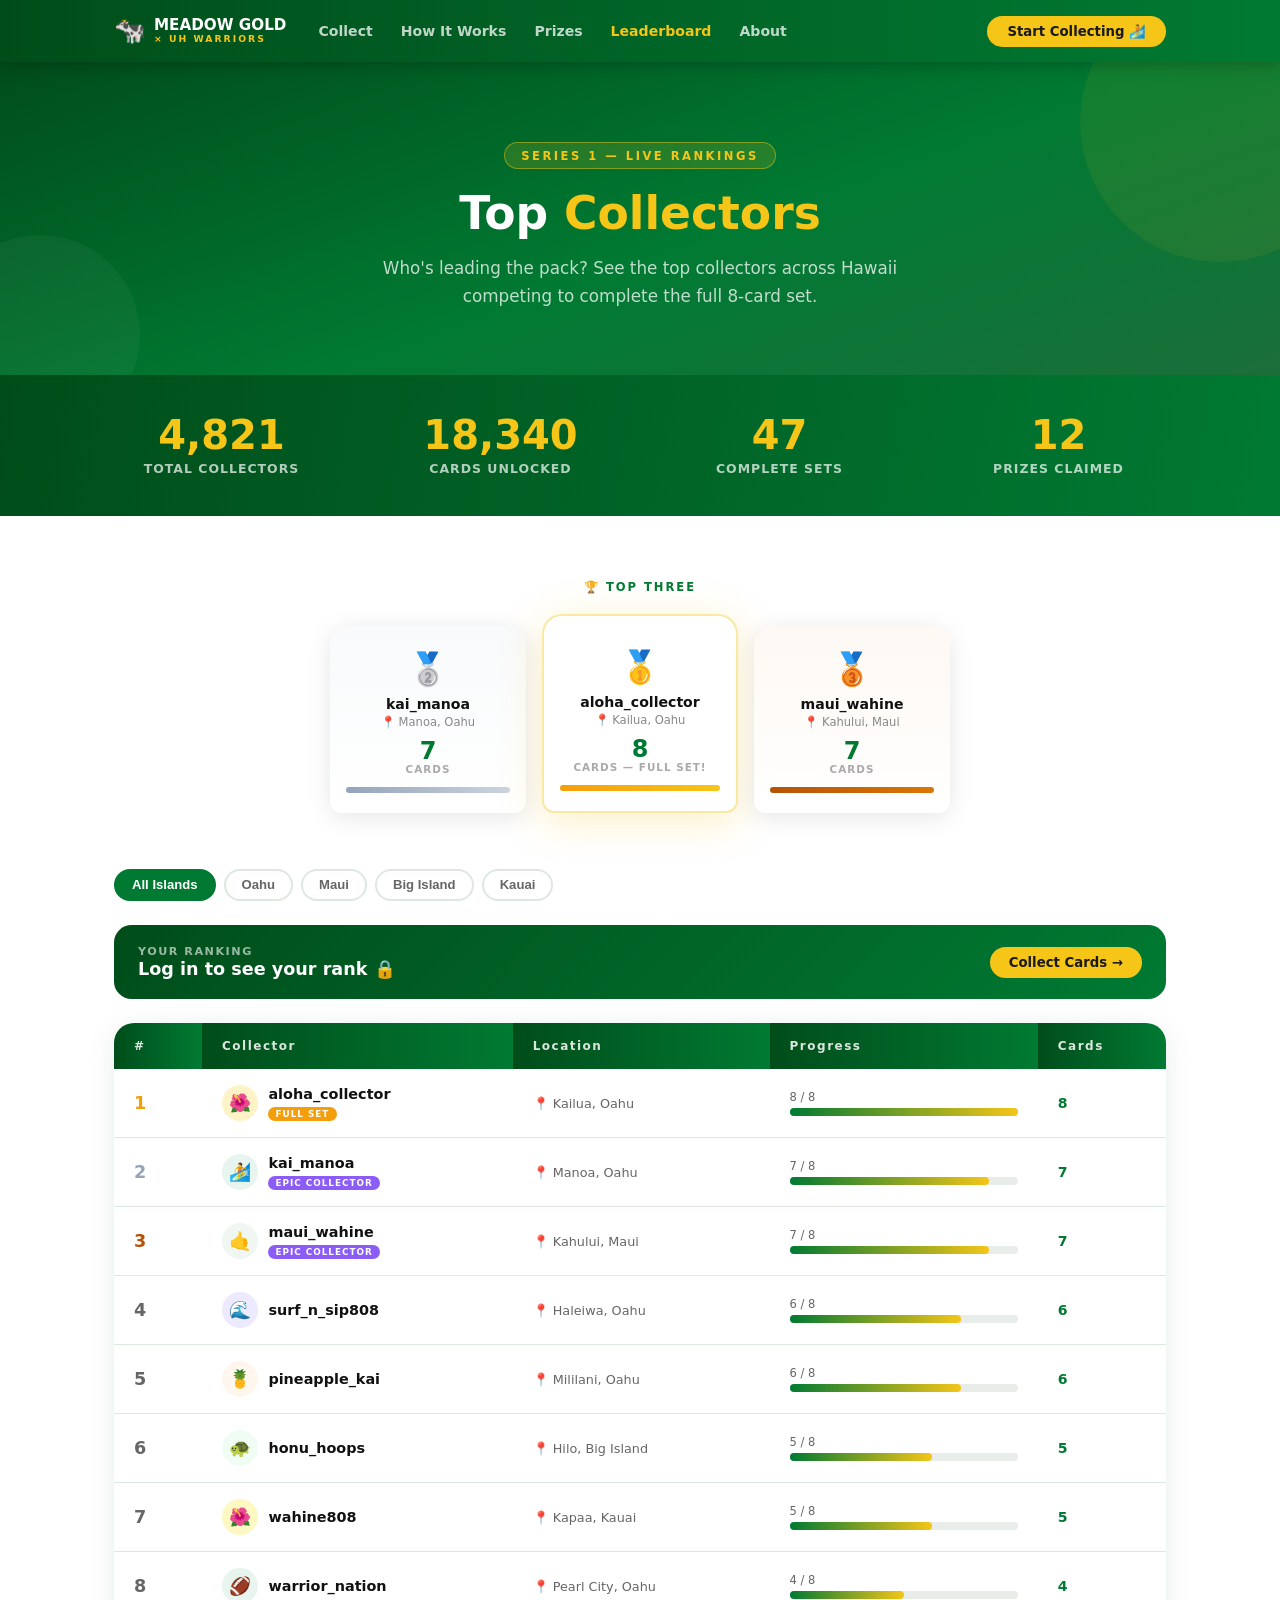
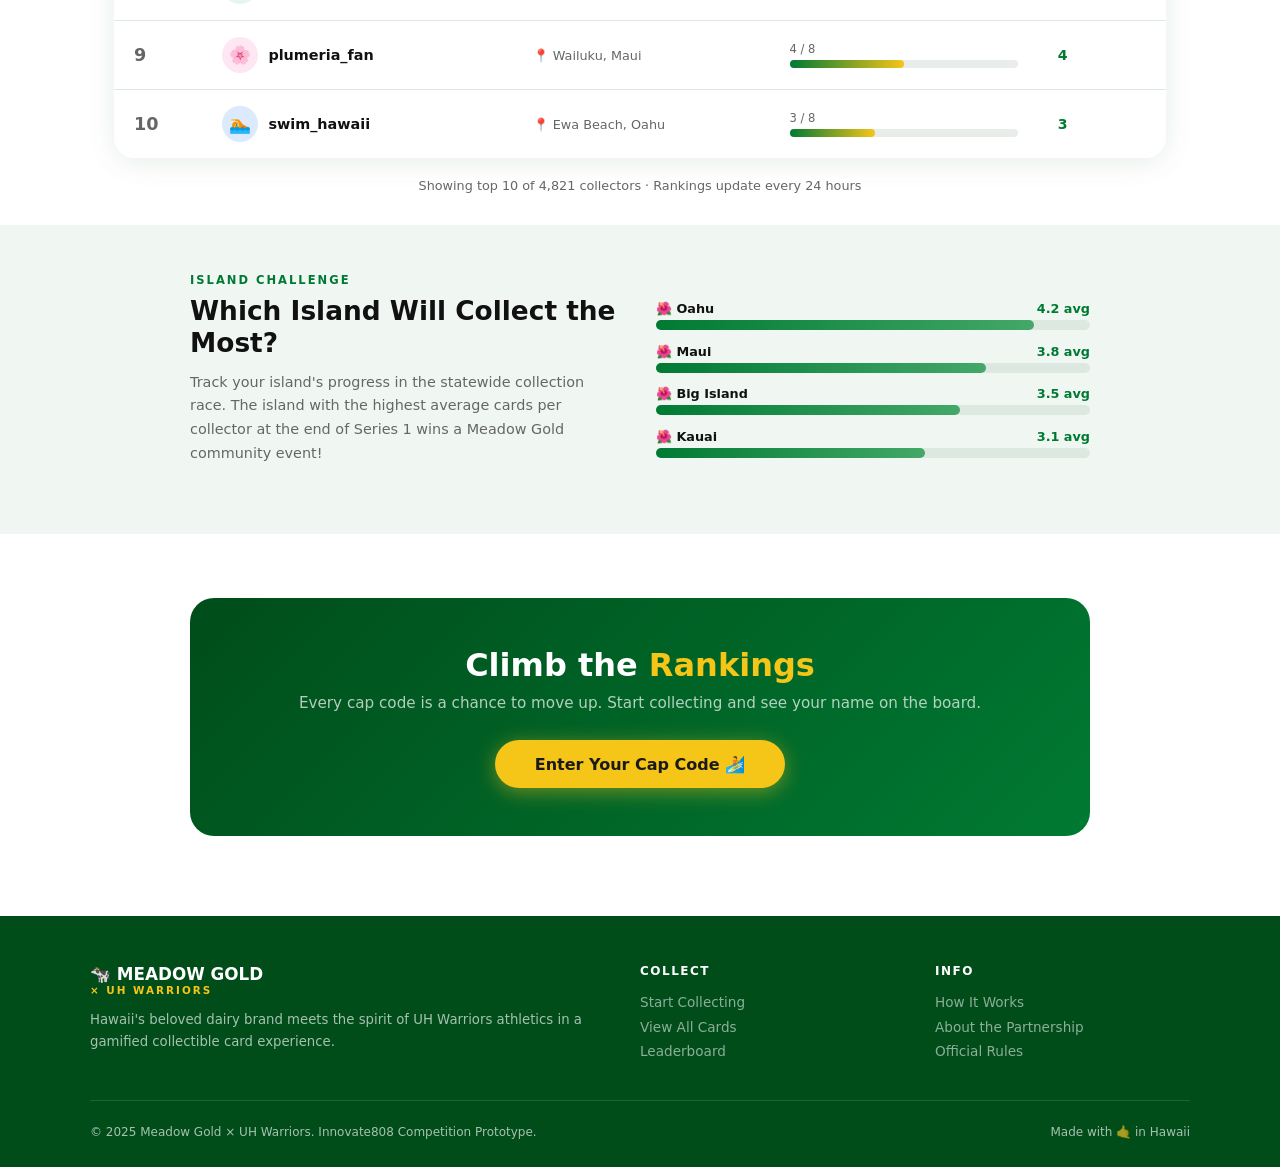
<file: leaderboard.html>
<!DOCTYPE html>
<html lang="en">
<head>
  <meta charset="UTF-8"/>
  <meta name="viewport" content="width=device-width, initial-scale=1.0"/>
  <title>Leaderboard — Meadow Gold × UH Warriors</title>
  <link rel="stylesheet" href="css/styles.css"/>
  <style>
    .podium {
      display: grid;
      grid-template-columns: 1fr 1fr 1fr;
      gap: 1rem;
      align-items: flex-end;
      max-width: 620px;
      margin: 0 auto 3.5rem;
    }

    .podium-slot {
      background: white;
      border-radius: 1.25rem 1.25rem 0.75rem 0.75rem;
      text-align: center;
      padding: 1.5rem 1rem 1.25rem;
      box-shadow: 0 4px 24px rgba(0,0,0,0.1);
      position: relative;
      transition: transform 0.2s;
    }

    .podium-slot:hover { transform: translateY(-4px); }

    .podium-slot.first  { padding-top: 2rem; box-shadow: 0 8px 40px rgba(245,197,24,0.25); border: 2px solid rgba(245,197,24,0.4); }
    .podium-slot.second { padding-top: 1.5rem; }
    .podium-slot.third  { padding-top: 1.5rem; }

    .podium-medal { font-size: 2rem; margin-bottom: 0.5rem; display: block; }
    .podium-name  { font-weight: 900; font-size: 0.88rem; color: #111; margin-bottom: 0.2rem; }
    .podium-loc   { font-size: 0.72rem; color: #888; margin-bottom: 0.6rem; }
    .podium-count { font-weight: 900; font-size: 1.5rem; color: var(--green); line-height: 1; }
    .podium-label { font-size: 0.65rem; font-weight: 700; color: #aaa; letter-spacing: 1px; }

    .podium-bar {
      height: 6px;
      border-radius: 3px;
      margin-top: 0.75rem;
    }

    .filter-tabs {
      display: flex;
      gap: 0.5rem;
      margin-bottom: 1.5rem;
      flex-wrap: wrap;
    }

    .filter-tab {
      background: white;
      border: 2px solid var(--border);
      border-radius: 2rem;
      padding: 0.4rem 1rem;
      font-size: 0.82rem;
      font-weight: 700;
      color: var(--muted);
      cursor: pointer;
      transition: all 0.15s;
    }

    .filter-tab.active,
    .filter-tab:hover {
      background: var(--green);
      border-color: var(--green);
      color: white;
    }

    .your-rank-banner {
      background: linear-gradient(135deg, var(--dark-green), var(--green));
      border-radius: 1.1rem;
      padding: 1.25rem 1.5rem;
      display: flex;
      align-items: center;
      justify-content: space-between;
      gap: 1rem;
      margin-bottom: 1.5rem;
      flex-wrap: wrap;
    }

    .your-rank-banner .yr-left { color: white; }
    .your-rank-banner .yr-title { font-size: 0.7rem; font-weight: 800; letter-spacing: 1.5px; color: rgba(255,255,255,0.6); }
    .your-rank-banner .yr-name  { font-size: 1.1rem; font-weight: 900; margin-top: 0.1rem; }
    .your-rank-banner .yr-right { text-align: right; }
    .your-rank-banner .yr-rank  { font-size: 2rem; font-weight: 900; color: var(--gold); line-height: 1; }
    .your-rank-banner .yr-rank-label { font-size: 0.68rem; color: rgba(255,255,255,0.6); font-weight: 700; letter-spacing: 1px; }

    .lb-avatar {
      width: 36px;
      height: 36px;
      border-radius: 50%;
      display: flex;
      align-items: center;
      justify-content: center;
      font-size: 1.1rem;
      flex-shrink: 0;
    }
  </style>
</head>
<body>

<!-- NAV -->
<nav class="site-nav">
  <div class="nav-inner">
    <a href="index.html" class="nav-brand">
      <span class="nav-emoji">🐄</span>
      <div class="nav-brand-text">
        <div class="brand-name">MEADOW GOLD</div>
        <div class="brand-sub">× UH WARRIORS</div>
      </div>
    </a>
    <button class="nav-toggle" onclick="document.getElementById('nav-menu').classList.toggle('open')" aria-label="Menu">
      <svg width="22" height="22" viewBox="0 0 24 24" fill="none" stroke="white" stroke-width="2.5" stroke-linecap="round">
        <line x1="3" y1="6" x2="21" y2="6"/>
        <line x1="3" y1="12" x2="21" y2="12"/>
        <line x1="3" y1="18" x2="21" y2="18"/>
      </svg>
    </button>
    <div class="nav-links" id="nav-menu">
      <a href="index.html">Collect</a>
      <a href="how-it-works.html">How It Works</a>
      <a href="prizes.html">Prizes</a>
      <a href="leaderboard.html" class="active">Leaderboard</a>
      <a href="about.html">About</a>
    </div>
    <a href="index.html" class="nav-cta">Start Collecting 🏄</a>
  </div>
</nav>

<!-- HERO -->
<section class="page-hero">
  <div class="eyebrow">SERIES 1 — LIVE RANKINGS</div>
  <h1>Top <span>Collectors</span></h1>
  <p>Who's leading the pack? See the top collectors across Hawaii competing to complete the full 8-card set.</p>
</section>

<!-- STATS BAR -->
<div class="stats-bar">
  <div class="stats-bar-inner">
    <div class="stat-item">
      <div class="stat-val">4,821</div>
      <div class="stat-label">TOTAL COLLECTORS</div>
    </div>
    <div class="stat-item">
      <div class="stat-val">18,340</div>
      <div class="stat-label">CARDS UNLOCKED</div>
    </div>
    <div class="stat-item">
      <div class="stat-val">47</div>
      <div class="stat-label">COMPLETE SETS</div>
    </div>
    <div class="stat-item">
      <div class="stat-val">12</div>
      <div class="stat-label">PRIZES CLAIMED</div>
    </div>
  </div>
</div>

<!-- MAIN CONTENT -->
<div class="section" style="padding-bottom: 2rem;">

  <!-- Podium -->
  <div class="section-label" style="text-align:center; margin-bottom: 1.25rem;">🏆 TOP THREE</div>
  <div class="podium">

    <!-- 2nd -->
    <div class="podium-slot second" style="background: linear-gradient(180deg, #f8fafb, white);">
      <span class="podium-medal">🥈</span>
      <div class="podium-name">kai_manoa</div>
      <div class="podium-loc">📍 Manoa, Oahu</div>
      <div class="podium-count">7</div>
      <div class="podium-label">CARDS</div>
      <div class="podium-bar" style="background: linear-gradient(90deg, #94a3b8, #cbd5e1);"></div>
    </div>

    <!-- 1st -->
    <div class="podium-slot first">
      <span class="podium-medal">🥇</span>
      <div class="podium-name">aloha_collector</div>
      <div class="podium-loc">📍 Kailua, Oahu</div>
      <div class="podium-count">8</div>
      <div class="podium-label">CARDS — FULL SET!</div>
      <div class="podium-bar" style="background: linear-gradient(90deg, #f59e0b, #F5C518);"></div>
    </div>

    <!-- 3rd -->
    <div class="podium-slot third" style="background: linear-gradient(180deg, #fdf8f3, white);">
      <span class="podium-medal">🥉</span>
      <div class="podium-name">maui_wahine</div>
      <div class="podium-loc">📍 Kahului, Maui</div>
      <div class="podium-count">7</div>
      <div class="podium-label">CARDS</div>
      <div class="podium-bar" style="background: linear-gradient(90deg, #b45309, #d97706);"></div>
    </div>

  </div>

  <!-- Filter tabs -->
  <div class="filter-tabs">
    <button class="filter-tab active" onclick="setFilter(this, 'all')">All Islands</button>
    <button class="filter-tab" onclick="setFilter(this, 'oahu')">Oahu</button>
    <button class="filter-tab" onclick="setFilter(this, 'maui')">Maui</button>
    <button class="filter-tab" onclick="setFilter(this, 'big-island')">Big Island</button>
    <button class="filter-tab" onclick="setFilter(this, 'kauai')">Kauai</button>
  </div>

  <!-- Your rank (mock — logged out state) -->
  <div class="your-rank-banner">
    <div class="yr-left">
      <div class="yr-title">YOUR RANKING</div>
      <div class="yr-name">Log in to see your rank 🔒</div>
    </div>
    <div class="yr-right">
      <a href="index.html" style="background: var(--gold); color: #1a1a1a; border-radius: 2rem; padding: 0.5rem 1.2rem; font-weight: 800; font-size: 0.83rem; text-decoration: none; white-space: nowrap;">
        Collect Cards →
      </a>
    </div>
  </div>

  <!-- Leaderboard table -->
  <table class="lb-table">
    <thead>
      <tr>
        <th style="width: 48px;">#</th>
        <th>Collector</th>
        <th>Location</th>
        <th>Progress</th>
        <th>Cards</th>
      </tr>
    </thead>
    <tbody>

      <tr>
        <td><div class="lb-rank gold">1</div></td>
        <td>
          <div style="display:flex; align-items:center; gap:0.65rem;">
            <div class="lb-avatar" style="background:#fef3c7;">🌺</div>
            <div>
              <div class="lb-name">aloha_collector</div>
              <div style="margin-top:2px;"><span class="badge badge-Legendary" style="font-size:0.55rem; padding:0.12rem 0.45rem;">FULL SET</span></div>
            </div>
          </div>
        </td>
        <td><div class="lb-location">📍 Kailua, Oahu</div></td>
        <td>
          <div class="lb-progress-wrap">
            <div style="font-size:0.72rem; color:#666;">8 / 8</div>
            <div class="lb-progress"><div class="lb-progress-fill" style="width:100%;"></div></div>
          </div>
        </td>
        <td><div class="lb-count">8</div></td>
      </tr>

      <tr>
        <td><div class="lb-rank silver">2</div></td>
        <td>
          <div style="display:flex; align-items:center; gap:0.65rem;">
            <div class="lb-avatar" style="background:#e8f5ee;">🏄</div>
            <div>
              <div class="lb-name">kai_manoa</div>
              <div style="margin-top:2px;"><span class="badge badge-Epic" style="font-size:0.55rem; padding:0.12rem 0.45rem;">EPIC COLLECTOR</span></div>
            </div>
          </div>
        </td>
        <td><div class="lb-location">📍 Manoa, Oahu</div></td>
        <td>
          <div class="lb-progress-wrap">
            <div style="font-size:0.72rem; color:#666;">7 / 8</div>
            <div class="lb-progress"><div class="lb-progress-fill" style="width:87.5%;"></div></div>
          </div>
        </td>
        <td><div class="lb-count">7</div></td>
      </tr>

      <tr>
        <td><div class="lb-rank bronze">3</div></td>
        <td>
          <div style="display:flex; align-items:center; gap:0.65rem;">
            <div class="lb-avatar" style="background:#f0f7f3;">🤙</div>
            <div>
              <div class="lb-name">maui_wahine</div>
              <div style="margin-top:2px;"><span class="badge badge-Epic" style="font-size:0.55rem; padding:0.12rem 0.45rem;">EPIC COLLECTOR</span></div>
            </div>
          </div>
        </td>
        <td><div class="lb-location">📍 Kahului, Maui</div></td>
        <td>
          <div class="lb-progress-wrap">
            <div style="font-size:0.72rem; color:#666;">7 / 8</div>
            <div class="lb-progress"><div class="lb-progress-fill" style="width:87.5%;"></div></div>
          </div>
        </td>
        <td><div class="lb-count">7</div></td>
      </tr>

      <tr>
        <td><div class="lb-rank">4</div></td>
        <td>
          <div style="display:flex; align-items:center; gap:0.65rem;">
            <div class="lb-avatar" style="background:#ede9fe;">🌊</div>
            <div><div class="lb-name">surf_n_sip808</div></div>
          </div>
        </td>
        <td><div class="lb-location">📍 Haleiwa, Oahu</div></td>
        <td>
          <div class="lb-progress-wrap">
            <div style="font-size:0.72rem; color:#666;">6 / 8</div>
            <div class="lb-progress"><div class="lb-progress-fill" style="width:75%;"></div></div>
          </div>
        </td>
        <td><div class="lb-count">6</div></td>
      </tr>

      <tr>
        <td><div class="lb-rank">5</div></td>
        <td>
          <div style="display:flex; align-items:center; gap:0.65rem;">
            <div class="lb-avatar" style="background:#fff7ed;">🍍</div>
            <div><div class="lb-name">pineapple_kai</div></div>
          </div>
        </td>
        <td><div class="lb-location">📍 Mililani, Oahu</div></td>
        <td>
          <div class="lb-progress-wrap">
            <div style="font-size:0.72rem; color:#666;">6 / 8</div>
            <div class="lb-progress"><div class="lb-progress-fill" style="width:75%;"></div></div>
          </div>
        </td>
        <td><div class="lb-count">6</div></td>
      </tr>

      <tr>
        <td><div class="lb-rank">6</div></td>
        <td>
          <div style="display:flex; align-items:center; gap:0.65rem;">
            <div class="lb-avatar" style="background:#f0fdf4;">🐢</div>
            <div><div class="lb-name">honu_hoops</div></div>
          </div>
        </td>
        <td><div class="lb-location">📍 Hilo, Big Island</div></td>
        <td>
          <div class="lb-progress-wrap">
            <div style="font-size:0.72rem; color:#666;">5 / 8</div>
            <div class="lb-progress"><div class="lb-progress-fill" style="width:62.5%;"></div></div>
          </div>
        </td>
        <td><div class="lb-count">5</div></td>
      </tr>

      <tr>
        <td><div class="lb-rank">7</div></td>
        <td>
          <div style="display:flex; align-items:center; gap:0.65rem;">
            <div class="lb-avatar" style="background:#fef9c3;">🌺</div>
            <div><div class="lb-name">wahine808</div></div>
          </div>
        </td>
        <td><div class="lb-location">📍 Kapaa, Kauai</div></td>
        <td>
          <div class="lb-progress-wrap">
            <div style="font-size:0.72rem; color:#666;">5 / 8</div>
            <div class="lb-progress"><div class="lb-progress-fill" style="width:62.5%;"></div></div>
          </div>
        </td>
        <td><div class="lb-count">5</div></td>
      </tr>

      <tr>
        <td><div class="lb-rank">8</div></td>
        <td>
          <div style="display:flex; align-items:center; gap:0.65rem;">
            <div class="lb-avatar" style="background:#e8f5ee;">🏈</div>
            <div><div class="lb-name">warrior_nation</div></div>
          </div>
        </td>
        <td><div class="lb-location">📍 Pearl City, Oahu</div></td>
        <td>
          <div class="lb-progress-wrap">
            <div style="font-size:0.72rem; color:#666;">4 / 8</div>
            <div class="lb-progress"><div class="lb-progress-fill" style="width:50%;"></div></div>
          </div>
        </td>
        <td><div class="lb-count">4</div></td>
      </tr>

      <tr>
        <td><div class="lb-rank">9</div></td>
        <td>
          <div style="display:flex; align-items:center; gap:0.65rem;">
            <div class="lb-avatar" style="background:#fce7f3;">🌸</div>
            <div><div class="lb-name">plumeria_fan</div></div>
          </div>
        </td>
        <td><div class="lb-location">📍 Wailuku, Maui</div></td>
        <td>
          <div class="lb-progress-wrap">
            <div style="font-size:0.72rem; color:#666;">4 / 8</div>
            <div class="lb-progress"><div class="lb-progress-fill" style="width:50%;"></div></div>
          </div>
        </td>
        <td><div class="lb-count">4</div></td>
      </tr>

      <tr>
        <td><div class="lb-rank">10</div></td>
        <td>
          <div style="display:flex; align-items:center; gap:0.65rem;">
            <div class="lb-avatar" style="background:#dbeafe;">🏊</div>
            <div><div class="lb-name">swim_hawaii</div></div>
          </div>
        </td>
        <td><div class="lb-location">📍 Ewa Beach, Oahu</div></td>
        <td>
          <div class="lb-progress-wrap">
            <div style="font-size:0.72rem; color:#666;">3 / 8</div>
            <div class="lb-progress"><div class="lb-progress-fill" style="width:37.5%;"></div></div>
          </div>
        </td>
        <td><div class="lb-count">3</div></td>
      </tr>

    </tbody>
  </table>

  <p style="text-align: center; color: var(--muted); font-size: 0.8rem; margin-top: 1.25rem;">
    Showing top 10 of 4,821 collectors · Rankings update every 24 hours
  </p>

</div>

<!-- CHALLENGE BANNER -->
<div style="background: var(--light-green); padding: 3rem 1.5rem;">
  <div style="max-width: 900px; margin: 0 auto; display: grid; grid-template-columns: 1fr 1fr; gap: 2rem; align-items: center;">
    <div>
      <div class="section-label">ISLAND CHALLENGE</div>
      <h2 style="font-size: 1.65rem; font-weight: 900; color: var(--text); margin-bottom: 0.75rem; line-height: 1.2;">Which Island Will Collect the Most?</h2>
      <p style="color: var(--muted); font-size: 0.9rem; line-height: 1.65; margin-bottom: 1.25rem;">Track your island's progress in the statewide collection race. The island with the highest average cards per collector at the end of Series 1 wins a Meadow Gold community event!</p>
    </div>
    <div style="display: flex; flex-direction: column; gap: 0.85rem;">
      <div>
        <div style="display: flex; justify-content: space-between; font-size: 0.8rem; font-weight: 700; margin-bottom: 4px;">
          <span>🌺 Oahu</span><span style="color: var(--green);">4.2 avg</span>
        </div>
        <div style="background: #dde8e0; border-radius: 1rem; height: 10px;">
          <div style="width: 87%; background: linear-gradient(90deg, var(--green), #43a868); height: 100%; border-radius: 1rem;"></div>
        </div>
      </div>
      <div>
        <div style="display: flex; justify-content: space-between; font-size: 0.8rem; font-weight: 700; margin-bottom: 4px;">
          <span>🌺 Maui</span><span style="color: var(--green);">3.8 avg</span>
        </div>
        <div style="background: #dde8e0; border-radius: 1rem; height: 10px;">
          <div style="width: 76%; background: linear-gradient(90deg, var(--green), #43a868); height: 100%; border-radius: 1rem;"></div>
        </div>
      </div>
      <div>
        <div style="display: flex; justify-content: space-between; font-size: 0.8rem; font-weight: 700; margin-bottom: 4px;">
          <span>🌺 Big Island</span><span style="color: var(--green);">3.5 avg</span>
        </div>
        <div style="background: #dde8e0; border-radius: 1rem; height: 10px;">
          <div style="width: 70%; background: linear-gradient(90deg, var(--green), #43a868); height: 100%; border-radius: 1rem;"></div>
        </div>
      </div>
      <div>
        <div style="display: flex; justify-content: space-between; font-size: 0.8rem; font-weight: 700; margin-bottom: 4px;">
          <span>🌺 Kauai</span><span style="color: var(--green);">3.1 avg</span>
        </div>
        <div style="background: #dde8e0; border-radius: 1rem; height: 10px;">
          <div style="width: 62%; background: linear-gradient(90deg, var(--green), #43a868); height: 100%; border-radius: 1rem;"></div>
        </div>
      </div>
    </div>
  </div>
</div>

<!-- CTA -->
<div class="cta-banner" style="margin-top: 4rem;">
  <h2>Climb the <span>Rankings</span></h2>
  <p>Every cap code is a chance to move up. Start collecting and see your name on the board.</p>
  <a href="index.html" class="btn-primary">Enter Your Cap Code 🏄</a>
</div>

<!-- FOOTER -->
<footer class="site-footer">
  <div class="footer-inner">
    <div class="footer-brand">
      <div class="f-brand-name">🐄 MEADOW GOLD</div>
      <div class="f-brand-sub">× UH WARRIORS</div>
      <p>Hawaii's beloved dairy brand meets the spirit of UH Warriors athletics in a gamified collectible card experience.</p>
    </div>
    <div class="footer-col">
      <h4>COLLECT</h4>
      <a href="index.html">Start Collecting</a>
      <a href="prizes.html">View All Cards</a>
      <a href="leaderboard.html">Leaderboard</a>
    </div>
    <div class="footer-col">
      <h4>INFO</h4>
      <a href="how-it-works.html">How It Works</a>
      <a href="about.html">About the Partnership</a>
      <a href="#">Official Rules</a>
    </div>
  </div>
  <div class="footer-bottom">
    <span>© 2025 Meadow Gold × UH Warriors. Innovate808 Competition Prototype.</span>
    <span>Made with 🤙 in Hawaii</span>
  </div>
</footer>

<script>
  function setFilter(btn, filter) {
    document.querySelectorAll('.filter-tab').forEach(t => t.classList.remove('active'));
    btn.classList.add('active');
    // In a real app, this would filter the table. For this prototype it's a UI demo.
  }
</script>

</body>
</html>
</file>
<file: css/styles.css>
/* ─── TOKENS ─────────────────────────────────────────── */
:root {
  --green:       #007A33;
  --dark-green:  #004d1a;
  --mid-green:   #1b6e3a;
  --gold:        #F5C518;
  --light-green: #f0f7f3;
  --text:        #111;
  --muted:       #666;
  --border:      #dde8e0;
}

* { box-sizing: border-box; margin: 0; padding: 0; }

body {
  font-family: 'Segoe UI', system-ui, sans-serif;
  color: var(--text);
  background: #fff;
}

/* ─── NAV ─────────────────────────────────────────────── */
.site-nav {
  background: linear-gradient(90deg, var(--dark-green), var(--green));
  position: sticky;
  top: 0;
  z-index: 200;
  box-shadow: 0 2px 16px rgba(0,0,0,0.25);
}

.nav-inner {
  max-width: 1100px;
  margin: 0 auto;
  padding: 0 1.5rem;
  height: 62px;
  display: flex;
  align-items: center;
  gap: 2rem;
}

.nav-brand {
  display: flex;
  align-items: center;
  gap: 0.5rem;
  text-decoration: none;
  flex-shrink: 0;
}

.nav-brand .nav-emoji { font-size: 1.6rem; line-height: 1; }

.nav-brand-text .brand-name {
  font-weight: 900;
  font-size: 0.95rem;
  color: white;
  line-height: 1;
}

.nav-brand-text .brand-sub {
  font-weight: 700;
  font-size: 0.58rem;
  color: var(--gold);
  letter-spacing: 2px;
}

.nav-links {
  display: flex;
  gap: 1.75rem;
  flex: 1;
}

.nav-links a {
  color: rgba(255,255,255,0.75);
  text-decoration: none;
  font-weight: 600;
  font-size: 0.88rem;
  transition: color 0.2s;
}

.nav-links a:hover,
.nav-links a.active {
  color: var(--gold);
}

.nav-cta {
  background: var(--gold);
  color: #1a1a1a !important;
  border-radius: 2rem;
  padding: 0.5rem 1.25rem;
  font-weight: 800;
  font-size: 0.83rem;
  text-decoration: none !important;
  white-space: nowrap;
  flex-shrink: 0;
  transition: opacity 0.2s, transform 0.15s;
}

.nav-cta:hover { opacity: 0.9; transform: translateY(-1px); }

.nav-toggle {
  display: none;
  background: none;
  border: none;
  cursor: pointer;
  padding: 0.25rem;
  margin-left: auto;
}

/* ─── FOOTER ──────────────────────────────────────────── */
.site-footer {
  background: var(--dark-green);
  color: rgba(255,255,255,0.65);
  padding: 3rem 1.5rem 1.75rem;
  margin-top: 5rem;
}

.footer-inner {
  max-width: 1100px;
  margin: 0 auto 2rem;
  display: grid;
  grid-template-columns: 2fr 1fr 1fr;
  gap: 2.5rem;
}

.footer-brand .f-brand-name { font-weight: 900; font-size: 1.05rem; color: white; }
.footer-brand .f-brand-sub  { color: var(--gold); font-size: 0.65rem; letter-spacing: 2px; font-weight: 700; margin-bottom: 0.85rem; }
.footer-brand p { font-size: 0.83rem; line-height: 1.65; }

.footer-col h4 {
  color: white;
  font-size: 0.75rem;
  font-weight: 800;
  letter-spacing: 1.5px;
  margin-bottom: 1rem;
}

.footer-col a {
  display: block;
  color: rgba(255,255,255,0.55);
  text-decoration: none;
  font-size: 0.85rem;
  margin-bottom: 0.55rem;
  transition: color 0.2s;
}

.footer-col a:hover { color: var(--gold); }

.footer-bottom {
  max-width: 1100px;
  margin: 0 auto;
  padding-top: 1.5rem;
  border-top: 1px solid rgba(255,255,255,0.12);
  display: flex;
  justify-content: space-between;
  align-items: center;
  font-size: 0.75rem;
  flex-wrap: wrap;
  gap: 0.5rem;
}

/* ─── HERO ────────────────────────────────────────────── */
.page-hero {
  background: linear-gradient(160deg, var(--dark-green), var(--green) 55%, var(--mid-green));
  color: white;
  padding: 5rem 1.5rem 4rem;
  text-align: center;
  position: relative;
  overflow: hidden;
}

.page-hero::before {
  content: '';
  position: absolute;
  top: -80px; right: -80px;
  width: 280px; height: 280px;
  border-radius: 50%;
  background: rgba(245,197,24,0.07);
}

.page-hero::after {
  content: '';
  position: absolute;
  bottom: -60px; left: -60px;
  width: 200px; height: 200px;
  border-radius: 50%;
  background: rgba(255,255,255,0.04);
}

.eyebrow {
  background: rgba(245,197,24,0.15);
  border: 1px solid rgba(245,197,24,0.45);
  border-radius: 2rem;
  padding: 0.35rem 1rem;
  display: inline-block;
  color: var(--gold);
  font-size: 0.72rem;
  font-weight: 800;
  letter-spacing: 2.5px;
  margin-bottom: 1.25rem;
}

.page-hero h1 {
  font-size: 2.85rem;
  font-weight: 900;
  line-height: 1.1;
  margin-bottom: 1rem;
}

.page-hero h1 span { color: var(--gold); }

.page-hero p {
  color: rgba(255,255,255,0.75);
  font-size: 1.05rem;
  max-width: 540px;
  margin: 0 auto;
  line-height: 1.65;
}

/* ─── LAYOUT ──────────────────────────────────────────── */
.section {
  padding: 4rem 1.5rem;
  max-width: 1100px;
  margin: 0 auto;
}

.section-label {
  color: var(--green);
  font-size: 0.72rem;
  font-weight: 800;
  letter-spacing: 2px;
  margin-bottom: 0.5rem;
}

.section-title {
  font-size: 1.85rem;
  font-weight: 900;
  color: var(--text);
  margin-bottom: 0.6rem;
  line-height: 1.2;
}

.section-sub {
  color: var(--muted);
  font-size: 0.95rem;
  line-height: 1.6;
  margin-bottom: 2.5rem;
  max-width: 600px;
}

/* ─── STEPS ───────────────────────────────────────────── */
.steps-grid {
  display: grid;
  grid-template-columns: repeat(auto-fill, minmax(200px, 1fr));
  gap: 2rem;
  counter-reset: steps;
  margin-top: 3rem;
}

.step-card {
  background: white;
  border-radius: 1.25rem;
  padding: 2rem 1.5rem 1.75rem;
  box-shadow: 0 4px 28px rgba(0,100,40,0.09);
  border: 1px solid var(--border);
  position: relative;
}

.step-card::before {
  counter-increment: steps;
  content: counter(steps);
  position: absolute;
  top: -16px;
  left: 1.5rem;
  background: var(--green);
  color: white;
  width: 34px;
  height: 34px;
  border-radius: 50%;
  display: flex;
  align-items: center;
  justify-content: center;
  font-weight: 900;
  font-size: 0.88rem;
  box-shadow: 0 3px 10px rgba(0,122,51,0.4);
}

.step-icon { font-size: 2.25rem; margin-bottom: 1rem; display: block; }
.step-title { font-weight: 800; font-size: 1rem; color: var(--text); margin-bottom: 0.5rem; }
.step-desc { color: var(--muted); font-size: 0.875rem; line-height: 1.65; }

/* ─── FAQ ─────────────────────────────────────────────── */
.faq-list { max-width: 700px; }

.faq-item {
  border-bottom: 1px solid var(--border);
  padding: 1.35rem 0;
}

.faq-item:first-child { border-top: 1px solid var(--border); }

.faq-q {
  font-weight: 700;
  font-size: 0.97rem;
  color: var(--text);
  cursor: pointer;
  display: flex;
  justify-content: space-between;
  align-items: center;
  gap: 1rem;
  list-style: none;
  user-select: none;
}

.faq-q::after {
  content: '+';
  font-size: 1.4rem;
  color: var(--green);
  font-weight: 300;
  flex-shrink: 0;
  transition: transform 0.2s;
}

details[open] .faq-q::after { transform: rotate(45deg); }

.faq-a {
  color: var(--muted);
  font-size: 0.9rem;
  line-height: 1.7;
  padding-top: 0.85rem;
}

/* ─── PRIZE CARDS ─────────────────────────────────────── */
.prize-grid {
  display: grid;
  grid-template-columns: repeat(auto-fill, minmax(280px, 1fr));
  gap: 1.5rem;
}

.prize-card {
  border-radius: 1.5rem;
  overflow: hidden;
  box-shadow: 0 6px 32px rgba(0,0,0,0.12);
  transition: transform 0.2s, box-shadow 0.2s;
}

.prize-card:hover {
  transform: translateY(-5px);
  box-shadow: 0 14px 48px rgba(0,0,0,0.2);
}

.prize-card-img {
  width: 100%;
  height: 220px;
  object-fit: cover;
  object-position: center;
  display: block;
}

.prize-card-emoji {
  width: 100%;
  height: 180px;
  display: flex;
  align-items: center;
  justify-content: center;
  font-size: 5rem;
}

.prize-card-body {
  background: rgba(0,0,0,0.55);
  backdrop-filter: blur(8px);
  padding: 1.1rem 1.25rem;
}

.prize-card-sport {
  font-size: 0.62rem;
  font-weight: 700;
  letter-spacing: 1.5px;
  color: rgba(255,255,255,0.6);
  margin-bottom: 0.25rem;
}

.prize-card-name {
  color: white;
  font-weight: 900;
  font-size: 1rem;
  margin-bottom: 0.3rem;
  line-height: 1.2;
}

.prize-card-desc {
  color: rgba(255,255,255,0.7);
  font-size: 0.78rem;
  line-height: 1.5;
  margin-bottom: 0.65rem;
}

/* ─── RARITY BADGE ────────────────────────────────────── */
.badge {
  display: inline-block;
  border-radius: 1rem;
  padding: 0.18rem 0.65rem;
  font-size: 0.62rem;
  font-weight: 800;
  letter-spacing: 1px;
  color: white;
}

.badge-Common    { background: #6b7280; }
.badge-Rare      { background: #3b82f6; }
.badge-Epic      { background: #8b5cf6; }
.badge-Legendary { background: #f59e0b; }

/* ─── LEADERBOARD ─────────────────────────────────────── */
.lb-table {
  width: 100%;
  border-collapse: collapse;
  background: white;
  border-radius: 1.25rem;
  overflow: hidden;
  box-shadow: 0 4px 28px rgba(0,100,40,0.1);
}

.lb-table thead th {
  background: linear-gradient(90deg, var(--dark-green), var(--green));
  color: rgba(255,255,255,0.85);
  font-size: 0.75rem;
  font-weight: 700;
  letter-spacing: 1.5px;
  padding: 1rem 1.25rem;
  text-align: left;
}

.lb-table tbody tr {
  border-bottom: 1px solid var(--border);
  transition: background 0.15s;
}

.lb-table tbody tr:hover { background: var(--light-green); }
.lb-table tbody tr:last-child { border-bottom: none; }

.lb-table td {
  padding: 1rem 1.25rem;
  font-size: 0.9rem;
  vertical-align: middle;
}

.lb-rank {
  font-weight: 900;
  font-size: 1.1rem;
  color: var(--muted);
  width: 48px;
}

.lb-rank.gold   { color: #f59e0b; }
.lb-rank.silver { color: #94a3b8; }
.lb-rank.bronze { color: #b45309; }

.lb-name {
  font-weight: 700;
  color: var(--text);
}

.lb-location {
  font-size: 0.8rem;
  color: var(--muted);
}

.lb-progress-wrap {
  min-width: 140px;
}

.lb-progress {
  background: #e8ede9;
  border-radius: 1rem;
  height: 8px;
  margin-top: 4px;
}

.lb-progress-fill {
  background: linear-gradient(90deg, var(--green), var(--gold));
  border-radius: 1rem;
  height: 100%;
  transition: width 0.5s;
}

.lb-count {
  font-weight: 800;
  color: var(--green);
  font-size: 0.88rem;
}

/* ─── STATS BAR ───────────────────────────────────────── */
.stats-bar {
  background: linear-gradient(100deg, var(--dark-green), var(--green));
  color: white;
  padding: 2.5rem 1.5rem;
}

.stats-bar-inner {
  max-width: 1100px;
  margin: 0 auto;
  display: grid;
  grid-template-columns: repeat(4, 1fr);
  gap: 1rem;
  text-align: center;
}

.stat-item .stat-val {
  font-size: 2.5rem;
  font-weight: 900;
  color: var(--gold);
  line-height: 1;
}

.stat-item .stat-label {
  font-size: 0.78rem;
  font-weight: 700;
  letter-spacing: 1px;
  color: rgba(255,255,255,0.7);
  margin-top: 0.4rem;
}

/* ─── CTA BANNER ──────────────────────────────────────── */
.cta-banner {
  background: linear-gradient(135deg, var(--dark-green), var(--green));
  border-radius: 1.5rem;
  padding: 3rem 2rem;
  text-align: center;
  color: white;
  margin: 0 1.5rem 4rem;
  max-width: 900px;
  margin-left: auto;
  margin-right: auto;
}

.cta-banner h2 {
  font-size: 2rem;
  font-weight: 900;
  margin-bottom: 0.65rem;
}

.cta-banner h2 span { color: var(--gold); }

.cta-banner p {
  color: rgba(255,255,255,0.7);
  margin-bottom: 1.75rem;
  font-size: 0.95rem;
}

.btn-primary {
  display: inline-block;
  background: var(--gold);
  color: #1a1a1a;
  font-weight: 800;
  font-size: 1rem;
  padding: 0.9rem 2.5rem;
  border-radius: 2rem;
  text-decoration: none;
  box-shadow: 0 4px 20px rgba(245,197,24,0.45);
  transition: transform 0.15s, box-shadow 0.15s;
}

.btn-primary:hover {
  transform: translateY(-2px);
  box-shadow: 0 8px 28px rgba(245,197,24,0.5);
}

/* ─── ABOUT BLOCKS ────────────────────────────────────── */
.about-grid {
  display: grid;
  grid-template-columns: 1fr 1fr;
  gap: 3rem;
  align-items: center;
}

.about-grid.reverse { direction: rtl; }
.about-grid.reverse > * { direction: ltr; }

.about-img-block {
  border-radius: 1.5rem;
  overflow: hidden;
  box-shadow: 0 8px 40px rgba(0,0,0,0.15);
  aspect-ratio: 4/3;
  background: linear-gradient(135deg, var(--dark-green), var(--green));
  display: flex;
  align-items: center;
  justify-content: center;
  font-size: 7rem;
}

.about-text h2 {
  font-size: 1.85rem;
  font-weight: 900;
  line-height: 1.2;
  margin-bottom: 1rem;
}

.about-text p {
  color: var(--muted);
  line-height: 1.75;
  margin-bottom: 1rem;
}

.about-text p:last-child { margin-bottom: 0; }

.highlight-list {
  list-style: none;
  display: flex;
  flex-direction: column;
  gap: 0.6rem;
  margin-top: 1.25rem;
}

.highlight-list li {
  display: flex;
  align-items: flex-start;
  gap: 0.65rem;
  font-size: 0.9rem;
  color: var(--muted);
}

.highlight-list li::before {
  content: '✓';
  background: var(--green);
  color: white;
  width: 20px;
  height: 20px;
  border-radius: 50%;
  display: flex;
  align-items: center;
  justify-content: center;
  font-size: 0.65rem;
  font-weight: 900;
  flex-shrink: 0;
  margin-top: 1px;
}

/* ─── DIVIDER ─────────────────────────────────────────── */
.section-divider {
  border: none;
  border-top: 1px solid var(--border);
  max-width: 1100px;
  margin: 0 auto;
}

/* ─── RESPONSIVE ──────────────────────────────────────── */
@media (max-width: 768px) {
  .nav-links,
  .nav-cta { display: none; }

  .nav-toggle { display: block; }

  .nav-links.open {
    display: flex;
    flex-direction: column;
    position: absolute;
    top: 62px;
    left: 0; right: 0;
    background: var(--dark-green);
    padding: 1.25rem 1.5rem 1.5rem;
    gap: 1.15rem;
    box-shadow: 0 8px 24px rgba(0,0,0,0.3);
    z-index: 199;
  }

  .nav-links.open + .nav-cta { display: none; }

  .footer-inner { grid-template-columns: 1fr; gap: 1.75rem; }
  .page-hero h1 { font-size: 2rem; }
  .steps-grid { grid-template-columns: 1fr; }
  .prize-grid { grid-template-columns: 1fr; }
  .about-grid { grid-template-columns: 1fr; }
  .about-grid.reverse { direction: ltr; }
  .stats-bar-inner { grid-template-columns: repeat(2,1fr); gap: 1.5rem; }
  .lb-table thead th:nth-child(3),
  .lb-table tbody td:nth-child(3) { display: none; }
  .cta-banner { margin: 0 1rem 3rem; }
  .footer-bottom { flex-direction: column; text-align: center; }
}

@media (max-width: 480px) {
  .stats-bar-inner { grid-template-columns: repeat(2,1fr); }
  .stat-item .stat-val { font-size: 1.9rem; }
}
</file>
